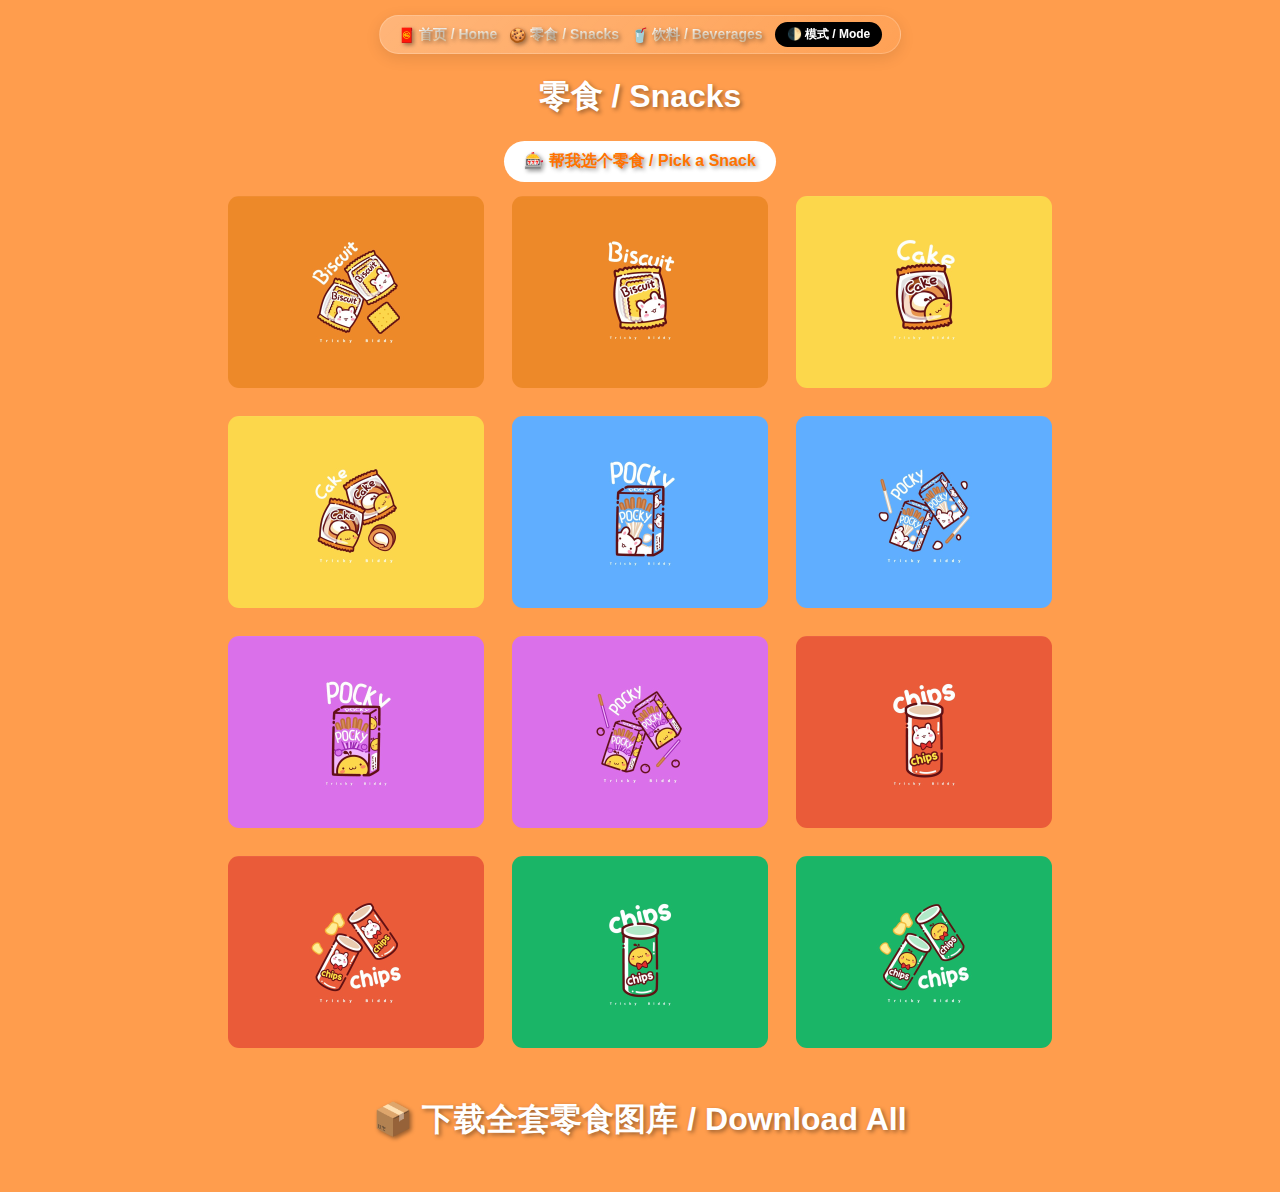
<file: Seite2.html>
<html><html>
<head>
    <meta name="viewport" content="width=device-width, initial-scale=1.0">
    <link rel="icon" type="image/png" href="./Bilder0/icon_snack.png">
    <title>零食照片下载 Snack Photo Download</title>
    <style>
        * { text-shadow: 2px 2px 4px rgba(0, 0, 0, 0.4); transition: background-color 0.5s; }
        body { margin: 0; padding-bottom: 50px; font-family: sans-serif; }
        
        /* 瘦身版导航栏 - 磨砂渐变 */
        .nav { 
            background: linear-gradient(135deg, rgba(255, 255, 255, 0.25) 0%, rgba(255, 255, 255, 0.05) 100%);
            backdrop-filter: blur(10px); -webkit-backdrop-filter: blur(10px);
            padding: 6px 18px; border-radius: 50px; margin: 15px auto; width: fit-content; 
            display: flex; gap: 12px; justify-content: center; align-items: center; flex-wrap: wrap;
            border: 1px solid rgba(255, 255, 255, 0.2); box-shadow: 0 4px 15px rgba(0, 0, 0, 0.1);
        }
        a { text-decoration: none; }
        .nav a { color: #ffffff; font-weight: bold; font-size: 14px; display: flex; align-items: center; gap: 4px; }
        
        /* 文字渐变特效 */
        .nav a span {
            background: linear-gradient(180deg, #ffffff 0%, #ffe0b3 100%);
            -webkit-background-clip: text; -webkit-text-fill-color: transparent;
            display: inline-block;
        }

        img { border-radius: 15px; margin: 10px; cursor: zoom-in; transition: 0.3s; border: 4px solid transparent; }
        img:hover { transform: scale(1.1); box-shadow: 0 10px 20px rgba(0,0,0,0.3); z-index: 10; }
        .highlight { border-color: #ffffff !important; transform: scale(1.15); z-index: 20; box-shadow: 0 0 20px #fff; }

        body.dark-mode { background-color: #2c2c2c !important; }
        .dark-btn { background: #000; color: #fff; border: none; padding: 4px 12px; border-radius: 20px; cursor: pointer; font-weight: bold; font-size: 12px; }
        
        @media screen and (max-width: 600px) {
            .nav { padding: 4px 12px; gap: 8px; }
            .nav a { font-size: 12px; }
        }

        #backToTop { position: fixed; bottom: 30px; right: 30px; background: rgba(0,0,0,0.5); color: white; width: 50px; height: 50px; border-radius: 50%; display: none; align-items: center; justify-content: center; cursor: pointer; }
        #lightbox { position: fixed; top: 0; left: 0; width: 100%; height: 100%; background: rgba(0,0,0,0.9); display: none; align-items: center; justify-content: center; z-index: 1000; cursor: zoom-out; }
    </style>
</head>
<body BGCOLOR="#ff9d4d">
    <div class="nav">
        <a href="index.html">🧧 <span>首页 / Home</span></a>
        <a href="Seite2.html">🍪 <span>零食 / Snacks</span></a>
        <a href="Seite3.html">🥤 <span>饮料 / Beverages</span></a>
        <button class="dark-btn" onclick="toggleDarkMode()">🌓 <span>模式 / Mode</span></button>
    </div>
    <center>
        <h1><font color="#ffffff">零食 / Snacks</font></h1>
        <button style="background:#fff; color:#ff7300; border:none; padding:10px 20px; border-radius:25px; font-weight:bold; cursor:pointer; font-size:16px;" onclick="pickRandom()">🎰 帮我选个零食 / Pick a Snack</button>
        <div id="imageContainer">
            <img src="./bilder1/A.jpg" width="20%" onclick="openLightbox(this.src)"><img src="./bilder1/B.jpg" width="20%" onclick="openLightbox(this.src)"><img src="./bilder1/C.jpg" width="20%" onclick="openLightbox(this.src)"><br/>
            <img src="./bilder1/D.jpg" width="20%" onclick="openLightbox(this.src)"><img src="./bilder1/E.jpg" width="20%" onclick="openLightbox(this.src)"><img src="./bilder1/F.jpg" width="20%" onclick="openLightbox(this.src)"><br/>
            <img src="./bilder1/G.jpg" width="20%" onclick="openLightbox(this.src)"><img src="./bilder1/H.jpg" width="20%" onclick="openLightbox(this.src)"><img src="./bilder1/I.jpg" width="20%" onclick="openLightbox(this.src)"><br/>
            <img src="./bilder1/J.jpg" width="20%" onclick="openLightbox(this.src)"><img src="./bilder1/K.jpg" width="20%" onclick="openLightbox(this.src)"><img src="./bilder1/L.jpg" width="20%" onclick="openLightbox(this.src)">
        </div>
        <br/><br/>
        <a href="./Bilder2.zip" download><font size="6" color="#ffffff"><b>📦 下载全套零食图库 / Download All</b></font></a>
    </center>
    <div id="backToTop" onclick="window.scrollTo({top: 0, behavior: 'smooth'})">↑</div>
    <div id="lightbox" onclick="this.style.display='none'"><img id="lightboxImg" style="max-width:90%; border-radius:10px;"></div>
    <script>
        if(localStorage.getItem('mode')==='dark') document.body.classList.add('dark-mode');
        function toggleDarkMode() { document.body.classList.toggle("dark-mode"); localStorage.setItem('mode', document.body.classList.contains('dark-mode')?'dark':'light'); }
        function openLightbox(src){document.getElementById("lightboxImg").src=src;document.getElementById("lightbox").style.display="flex";}
        window.onscroll=function(){document.getElementById("backToTop").style.display=(window.pageYOffset>300)?"flex":"none";};
        function pickRandom() {
            const imgs = document.querySelectorAll('#imageContainer img'); let counter = 0;
            const interval = setInterval(() => {
                imgs.forEach(img => img.classList.remove('highlight'));
                const randomImg = imgs[Math.floor(Math.random() * imgs.length)];
                randomImg.classList.add('highlight');
                if (++counter > 20) { clearInterval(interval); setTimeout(() => { openLightbox(document.querySelector('.highlight').src); document.querySelector('.highlight').classList.remove('highlight'); }, 500); }
            }, 100);
        }
    </script>
</body>
</html>
</file>
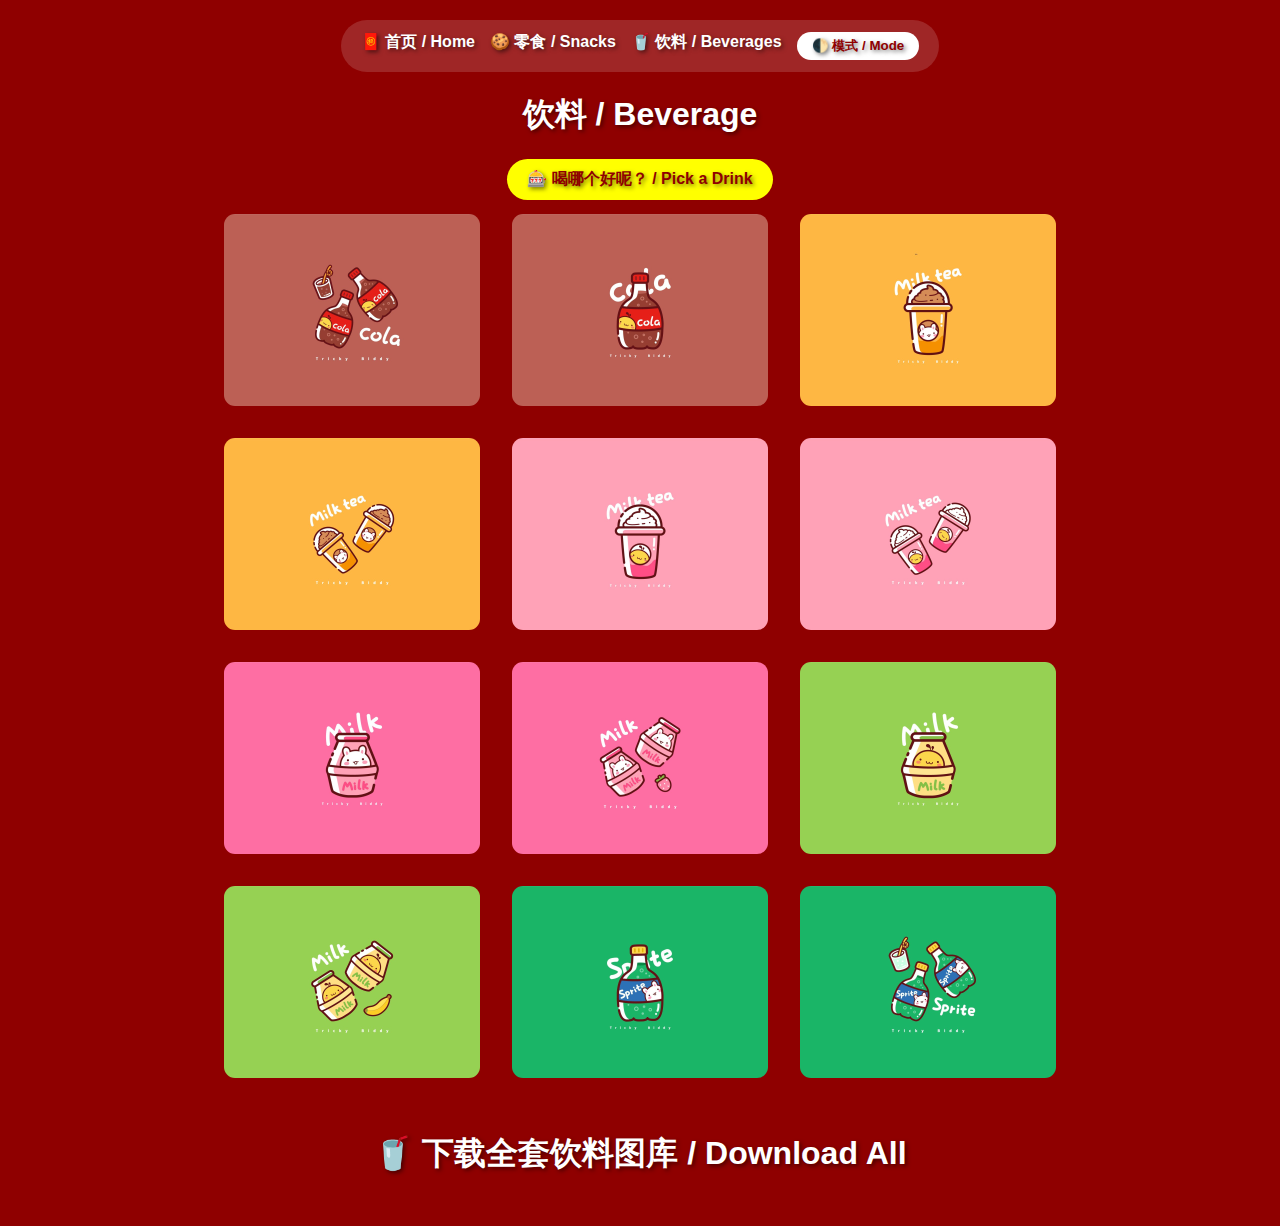
<file: Seite3.html>
<html>
<head>
    <meta name="viewport" content="width=device-width, initial-scale=1.0">
    <link rel="icon" type="image/png" href="./Bilder0/icon_drink.png">
    <title>饮料照片下载 Beverage Photo Download</title>
    <style>
        * { text-shadow: 2px 2px 4px rgba(0, 0, 0, 0.5); transition: background-color 0.5s; }
        body { margin: 0; padding-bottom: 50px; font-family: sans-serif; }
        .nav { background: rgba(255, 255, 255, 0.15); padding: 12px 20px; border-radius: 50px; margin: 20px auto; width: fit-content; display: flex; gap: 15px; justify-content: center; flex-wrap: wrap; }
        a { text-decoration: none; }
        .nav a { color: #ffffff; font-weight: bold; font-size: 16px; }
        img { border-radius: 15px; margin: 10px; cursor: zoom-in; transition: 0.3s; border: 4px solid transparent; }
        img:hover { transform: scale(1.1); box-shadow: 0 10px 20px rgba(255,255,255,0.2); z-index: 10; }
        .highlight { border-color: #ffff00 !important; transform: scale(1.15); z-index: 20; box-shadow: 0 0 20px #ff0; }
        body.dark-mode { background-color: #0f0a0a !important; }
        .dark-btn { background: #fff; color: #8f0000; border: none; padding: 5px 15px; border-radius: 20px; cursor: pointer; font-weight: bold; }
        #backToTop { position: fixed; bottom: 30px; right: 30px; background: rgba(255,255,255,0.2); color: white; width: 50px; height: 50px; border-radius: 50%; display: none; align-items: center; justify-content: center; cursor: pointer; }
        #lightbox { position: fixed; top: 0; left: 0; width: 100%; height: 100%; background: rgba(0,0,0,0.9); display: none; align-items: center; justify-content: center; z-index: 1000; cursor: zoom-out; }
    </style>
</head>
<body BGCOLOR="#8f0000">
    <div class="nav">
        <a href="index.html">🧧 首页 / Home</a>
        <a href="Seite2.html">🍪 零食 / Snacks</a>
        <a href="Seite3.html">🥤 饮料 / Beverages</a>
        <button class="dark-btn" onclick="toggleDarkMode()">🌓 模式 / Mode</button>
    </div>
    <center>
        <h1><font color="#ffffff">饮料 / Beverage</font></h1>
        <button style="background:#ffff00; color:#8f0000; border:none; padding:10px 20px; border-radius:25px; font-weight:bold; cursor:pointer; font-size:16px;" onclick="pickRandom()">🎰 喝哪个好呢？ / Pick a Drink</button>
        <div id="imageContainer">
            <img src=".\Bilder2\M.jpg" width="20%" onclick="openLightbox(this.src)">
            <img src=".\Bilder2\N.jpg" width="20%" onclick="openLightbox(this.src)">
            <img src=".\Bilder2\O.jpg" width="20%" onclick="openLightbox(this.src)">
            <br/>
            <img src=".\Bilder2\P.jpg" width="20%" onclick="openLightbox(this.src)">
            <img src=".\Bilder2\Q.jpg" width="20%" onclick="openLightbox(this.src)">
            <img src=".\Bilder2\R.jpg" width="20%" onclick="openLightbox(this.src)">
            <br/>
            <img src=".\Bilder2\S.jpg" width="20%" onclick="openLightbox(this.src)">
            <img src=".\Bilder2\T.jpg" width="20%" onclick="openLightbox(this.src)">
            <img src=".\Bilder2\U.jpg" width="20%" onclick="openLightbox(this.src)">
            <br/>
            <img src=".\Bilder2\V.jpg" width="20%" onclick="openLightbox(this.src)">
            <img src=".\Bilder2\W.jpg" width="20%" onclick="openLightbox(this.src)">
            <img src=".\Bilder2\X.jpg" width="20%" onclick="openLightbox(this.src)">
        </div>
        <br/><br/>
        <a href="./Bilder3.zip" download><font size="6" color="#ffffff"><b>🥤 下载全套饮料图库 / Download All</b></font></a>
    </center>
    <div id="backToTop" onclick="window.scrollTo({top: 0, behavior: 'smooth'})">↑</div>
    <div id="lightbox" onclick="this.style.display='none'"><img id="lightboxImg" style="max-width:90%; border-radius:10px;"></div>
    <script>
        if(localStorage.getItem('mode')==='dark') document.body.classList.add('dark-mode');
        function toggleDarkMode() { document.body.classList.toggle("dark-mode"); localStorage.setItem('mode', document.body.classList.contains('dark-mode')?'dark':'light'); }
        function openLightbox(src){document.getElementById("lightboxImg").src=src;document.getElementById("lightbox").style.display="flex";}
        window.onscroll=function(){document.getElementById("backToTop").style.display=(window.pageYOffset>300)?"flex":"none";};
        function pickRandom() {
            const imgs = document.querySelectorAll('#imageContainer img'); let counter = 0;
            const interval = setInterval(() => {
                imgs.forEach(img => img.classList.remove('highlight'));
                const randomImg = imgs[Math.floor(Math.random() * imgs.length)];
                randomImg.classList.add('highlight');
                if (++counter > 20) { clearInterval(interval); setTimeout(() => { openLightbox(document.querySelector('.highlight').src); document.querySelector('.highlight').classList.remove('highlight'); }, 500); }
            }, 100);
        }
    </script>
</body>
</html>
</file>
